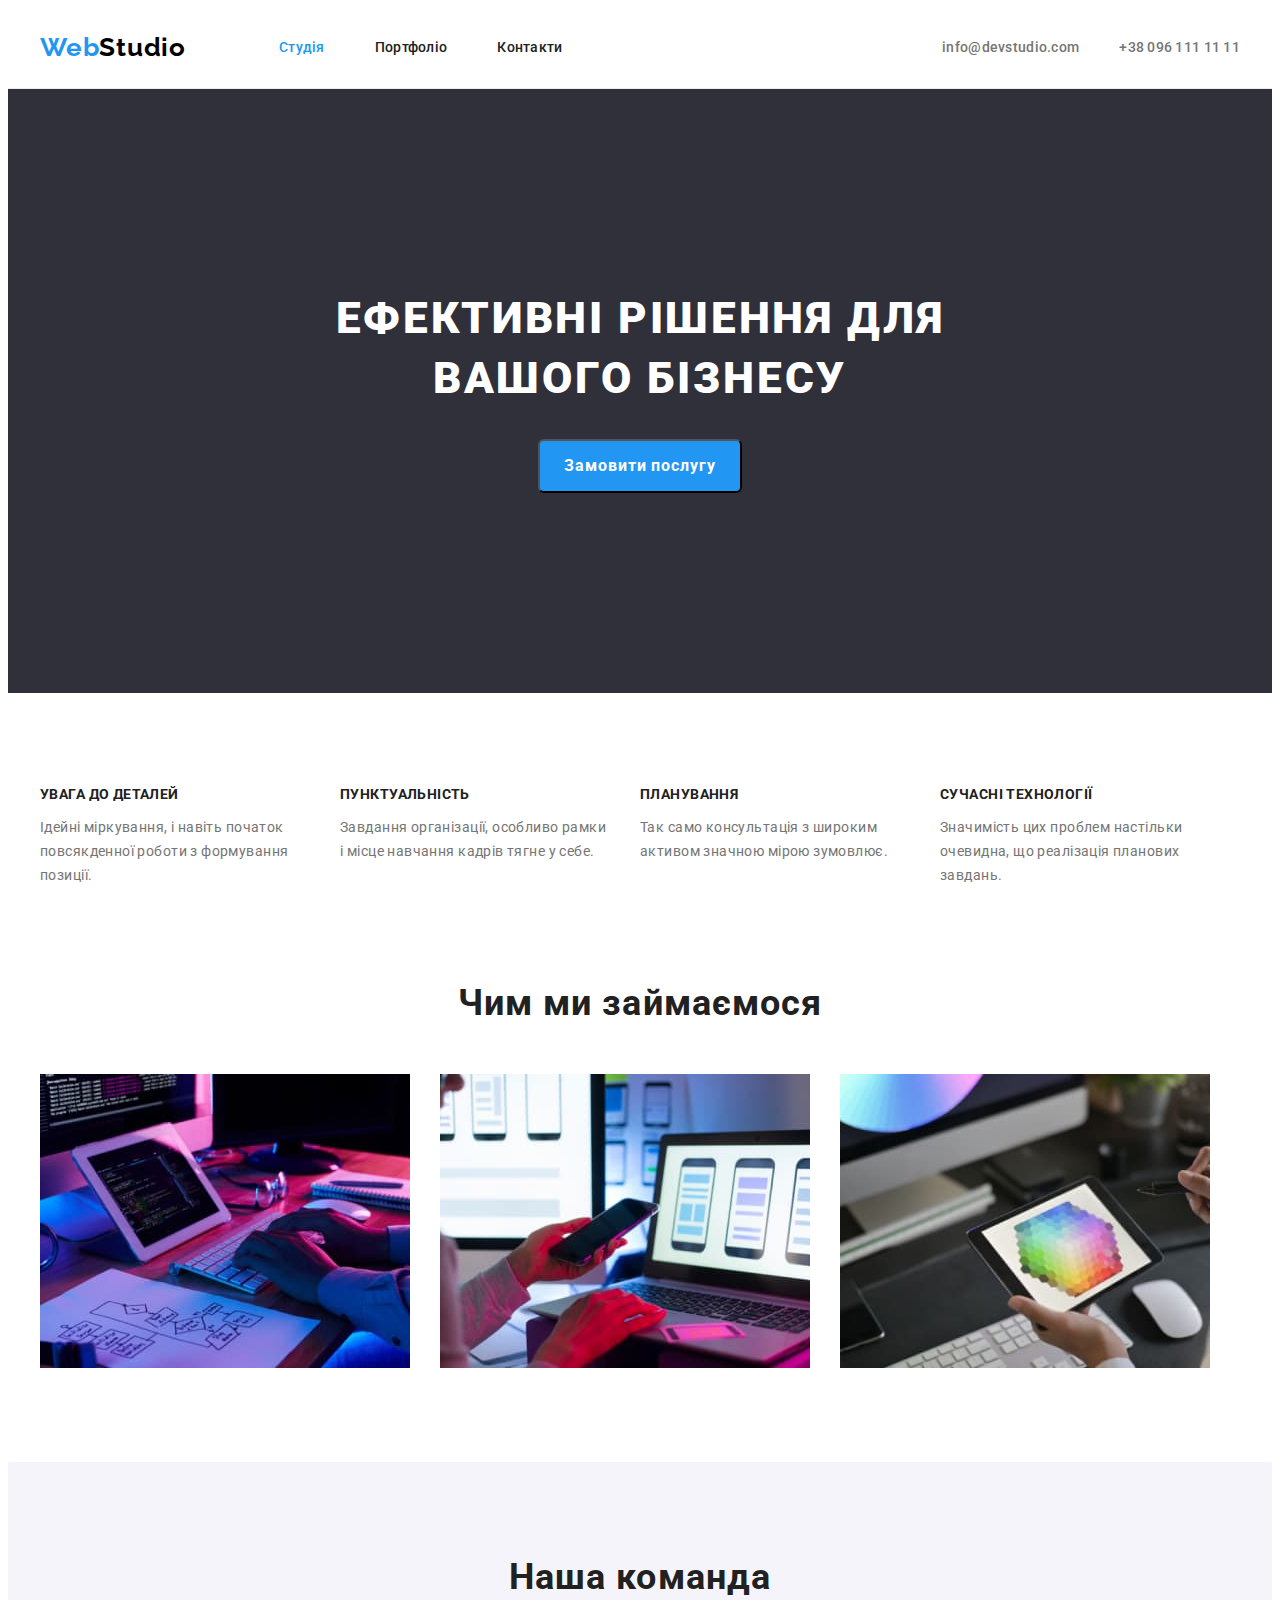
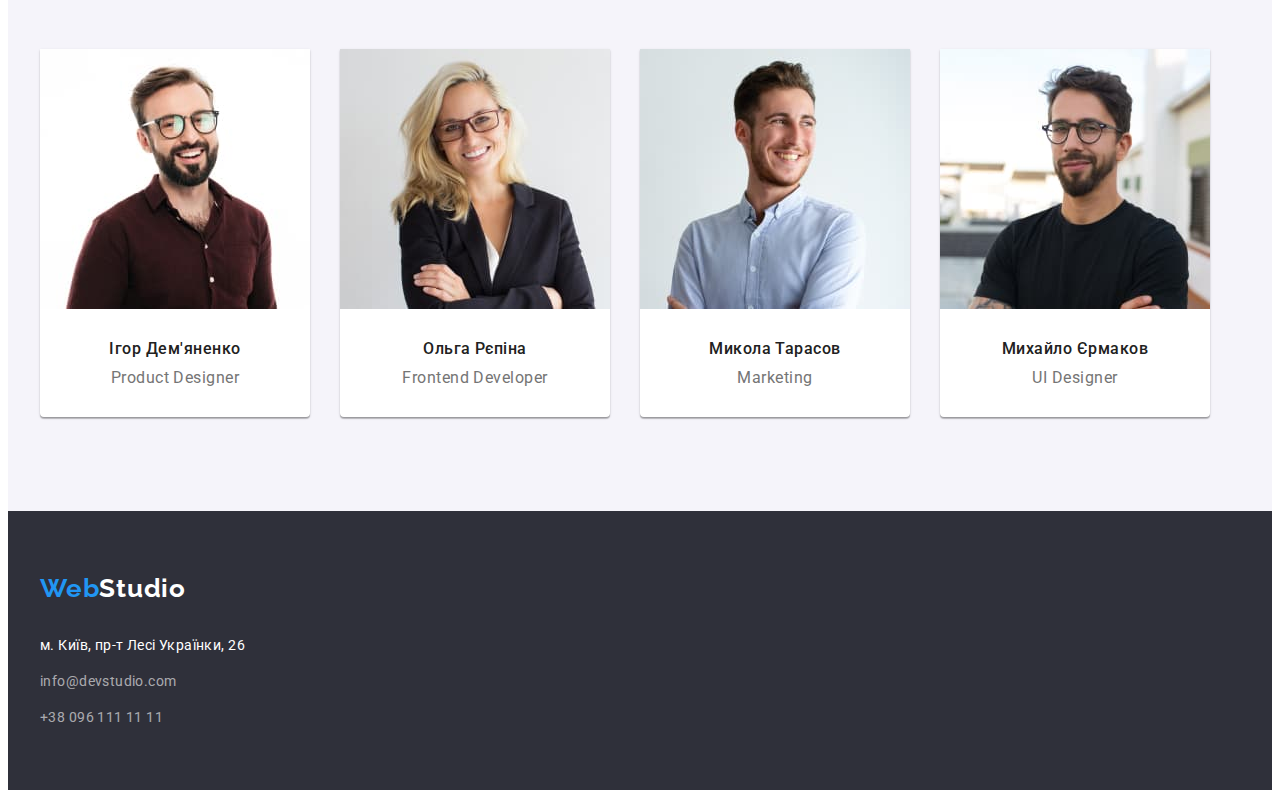
<file: index.html>
<!DOCTYPE html>
<html lang="uk">
<head>
    <meta charset="UTF-8">
    <meta name="viewport" content="width=device-width, initial-scale=1.0">
    <title>Document</title>
    <link rel="preconnect" href="https://fonts.googleapis.com">
    <link rel="preconnect" href="https://fonts.gstatic.com" crossorigin>
    <link href="https://fonts.googleapis.com/css2?family=Raleway:wght@700&family=Roboto:wght@400;500;700;900&display=swap" rel="stylesheet">
    <link rel="stylesheet" href="https://cdnjs.cloudflare.com/ajax/libs/modern-normalize/2.0.0/modern-normalize.min.css" integrity="sha512-4xo8blKMVCiXpTaLzQSLSw3KFOVPWhm/TRtuPVc4WG6kUgjH6J03IBuG7JZPkcWMxJ5huwaBpOpnwYElP/m6wg==" crossorigin="anonymous" referrerpolicy="no-referrer"/>
    <link rel="stylesheet" href="./css/styles.css">
</head>
<body>
<!--Header-->
    <header class="header">
        <div class="container header-flex">
            <a class="logo link" href="./index.html">Web<span class="header-logo">Studio</span></a>
        <nav class="nav">
            <ul class="nav-list list">
                <li class="header-item"><a class="nav-link link current" href="./index.html">Студія</a></li>
                <li class="header-item"><a class="nav-link link" href="./portfolio.html">Портфоліо</a></li>
                <li class="header-item"><a class="nav-link link" href="">Контакти</a></li>
            </ul>
        </nav>
        <ul class="contacts-list list">
            <li class="contacts-item"><a class="contacts-link link" href="mailto:info@devstudio.com">info@devstudio.com</a></li>
            <li class="contacts-item"><a class="contacts-link link" href="tel:+380961111111">+38 096 111 11 11</a></li>
        </ul>
        </div>
    </header>
    <main class="main">
<!--Hero-->
        <section class="hero">
            <div class="container">
            <h1 class="hero-title">ЕФЕКТИВНІ РІШЕННЯ ДЛЯ ВАШОГО БІЗНЕСУ</h1>
            <button class="hero-btn" type="button">Замовити послугу</button>
            </div>
        </section>
<!--Features-->
        <section class="features section">
            <div class="container">
                <h2 class="features-title visually-hidden">ПЕРЕВАГИ</h2>
                <ul class="features-list list features-flex">
                    <li class="features-item">
                        <h3 class="features-item-title">УВАГА ДО ДЕТАЛЕЙ</h3>
                        <p class="features-item-description">Ідейні міркування, і навіть початок повсякденної роботи з формування позиції.</p>
                    </li>
                    <li class="features-item">
                        <h3 class="features-item-title">ПУНКТУАЛЬНІСТЬ</h3>
                        <p class="features-item-description">Завдання організації, особливо рамки і місце навчання кадрів тягне у себе.</p>
                    </li>
                    <li class="features-item">
                        <h3 class="features-item-title">ПЛАНУВАННЯ</h3>
                        <p class="features-item-description">Так само консультація з широким активом значною мірою зумовлює.</p>
                    </li>
                    <li class="features-item">
                        <h3 class="features-item-title">СУЧАСНІ ТЕХНОЛОГІЇ</h3>
                        <p class="features-item-description">Значимість цих проблем настільки очевидна, що реалізація планових завдань.</p>
                    </li>
                </ul>
            </div>
        </section>
<!--Ourwork-->
        <section class="ourwork">
            <div class="container">
            <h2 class="ourwork-title">Чим ми займаємося</h2>
            <ul class="ourwork-list list">
                <li class="ourwork-item"><img class="ourwork-img" src="./images/box-1.jpg" alt="розробка сайтів" width="370" height="294"></li>
                <li class="ourwork-item"><img class="ourwork-img" src="./images/box-2.jpg" alt="розробка додатків" width="370" height="294"></li>
                <li class="ourwork-item"><img class="ourwork-img" src="./images/box-3.jpg" alt="послуги дизайнера" width="370" height="294"></li>
            </ul>
            </div>
        </section>
<!--Team-->
        <section class="team section">
            <div class="container">
            <h2 class="team-title">Наша команда</h2>
            <ul class="team-list list team-flex">
                <li class="team-item">
                    <img class="team-img" src="images/spec-1.jpg" alt="Product Designer" width="270" height="260">
                    <div class="team-discription">
                        <h3 class="specialist">Ігор Дем'яненко</h3>
                        <p class="position">Product Designer</p>
                    </div>
                </li>
                <li class="team-item">
                    <img class="team-img" src="images/spec-2.jpg" alt="Frontend Developer" width="270" height="260">
                    <div class="team-discription">
                        <h3 class="specialist">Ольга Рєпіна</h3>
                        <p class="position">Frontend Developer</p>
                    </div>
                </li>
                <li class="team-item">
                    <img class="team-img" src="images/spec-3.jpg" alt="Marketing" width="270" height="260">
                    <div class="team-discription">
                        <h3 class="specialist">Микола Тарасов</h3>
                        <p class="position">Marketing</p>
                    </div>
                </li>
                <li class="team-item">
                    <img class="team-img" src="images/spec-4.jpg" alt="UI Designer" width="270" height="260">
                    <div class="team-discription">
                        <h3 class="specialist">Михайло Єрмаков</h3>
                        <p class="position">UI Designer</p>
                    </div>
                </li>
            </ul>
            </div>
        </section>
    </main>
<!--Footer-->
    <footer class="footer">
        <div class="container">
        <a class="logo link" href="./index.html">Web<span class="footer-logo">Studio</span></a>
        <address class="address">
            <ul class="address-list list">
                <li class="address-item"><a class="address-link link white" href="https://maps.app.goo.gl/v4ypFMoWeBiSKtRn6" target="_blank"  rel="noreferrer noopener">м. Київ, пр-т Лесі Українки, 26</a></li>
                <li class="address-item"><a class="address-link link" href="mailto:info@devstudio.com">info@devstudio.com</a></li>
                <li class="address-item"><a class="address-link link" href="tel:+380961111111">+38 096 111 11 11</a></li>
            </ul>
        </address>
        </div>
    </footer>
</body>
</html
</file>
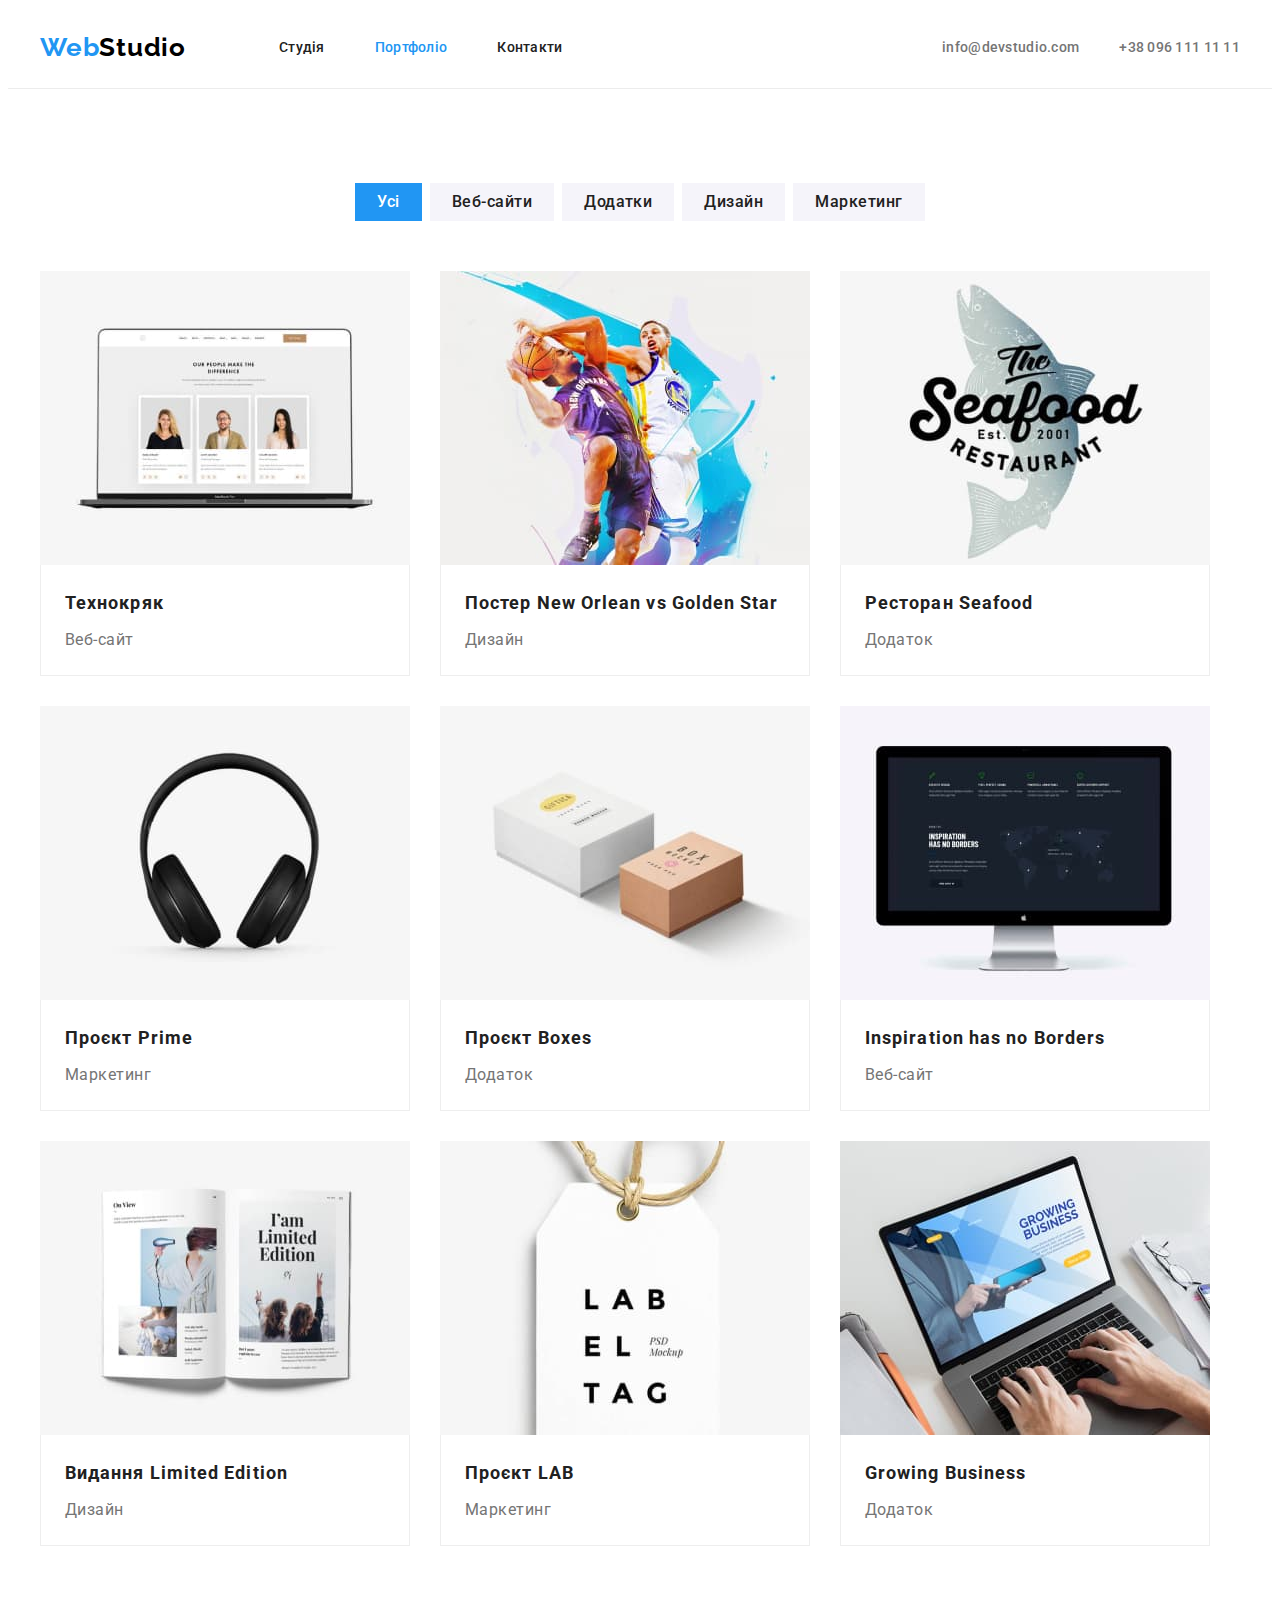
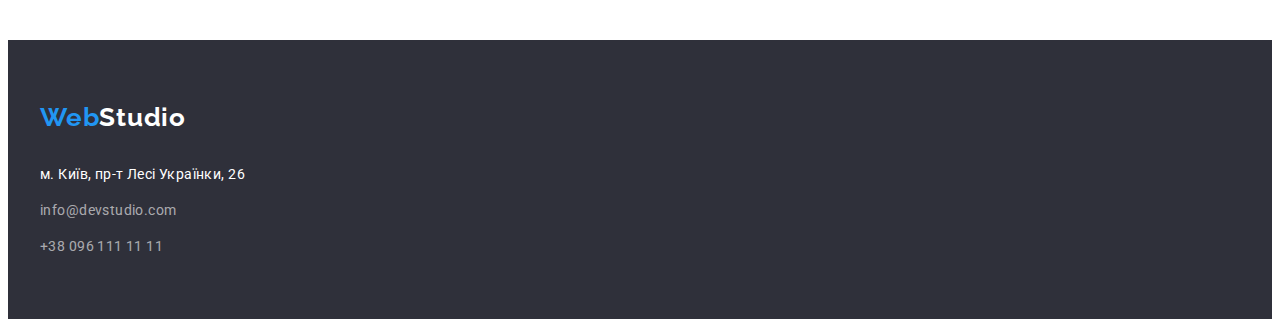
<file: portfolio.html>
<!DOCTYPE html>
<html lang="uk">
<head>
    <meta charset="UTF-8">
    <meta name="viewport" content="width=device-width, initial-scale=1.0">
    <title>Document</title>
    <link rel="preconnect" href="https://fonts.googleapis.com">
    <link rel="preconnect" href="https://fonts.gstatic.com" crossorigin>
    <link href="https://fonts.googleapis.com/css2?family=Raleway:wght@700&family=Roboto:wght@400;500;700;900&display=swap" rel="stylesheet">
    <link rel="stylesheet" href="https://cdnjs.cloudflare.com/ajax/libs/modern-normalize/2.0.0/modern-normalize.min.css" integrity="sha512-4xo8blKMVCiXpTaLzQSLSw3KFOVPWhm/TRtuPVc4WG6kUgjH6J03IBuG7JZPkcWMxJ5huwaBpOpnwYElP/m6wg==" crossorigin="anonymous" referrerpolicy="no-referrer"/>
    <link rel="stylesheet" href="./css/styles.css">
</head>
<body>
<!--Header-->
    <header class="header">
        <div class="container header-flex">
            <a class="logo link" href="./index.html">Web<span class="header-logo">Studio</span></a>
        <nav class="nav">
            <ul class="nav-list list">
                <li class="header-item"><a class="nav-link link" href="./index.html">Студія</a></li>
                <li class="header-item"><a class="nav-link link current" href="./portfolio.html">Портфоліо</a></li>
                <li class="header-item"><a class="nav-link link" href="">Контакти</a></li>
            </ul>
        </nav>
        <ul class="contacts-list list">
            <li class="contacts-item"><a class="contacts-link link" href="mailto:info@devstudio.com">info@devstudio.com</a></li>
            <li class="contacts-item"><a class="contacts-link link" href="tel:+380961111111">+38 096 111 11 11</a></li>
        </ul>
        </div>
    </header>
    <main class="main">
        <section class="portfolio section">
           <div class="container">
            <h2 class="portfolio-title visually-hidden">ПОРТФОЛІО</h2>
            <ul class="portfolio-list list">
                <li class="portfolio-item"><button class="portfolio-btn active" type="button">Усі</button></li>
                <li class="portfolio-item"><button class="portfolio-btn" type="button">Веб-сайти</button></li>
                <li class="portfolio-item"><button class="portfolio-btn" type="button">Додатки</button></li>
                <li class="portfolio-item"><button class="portfolio-btn" type="button">Дизайн</button></li>
                <li class="portfolio-item"><button class="portfolio-btn" type="button">Маркетинг</button></li>
            </ul>
            <ul class="projects-list list">
                <li class="project-item">
                    <a class="link" href="">
                        <img class="portfolio-img" src="images/project-1.jpg" alt="Веб-сайт" width="370" height="294">
                        <div class="project-discription">
                            <h3 class="project-title">Технокряк</h3>
                            <p class="product">Веб-сайт</p>
                        </div>
                    </a>
                </li>
                <li class="project-item">
                    <a class="link" href="">
                        <img class="portfolio-img" src="images/project-2.jpg" alt="Дизайн" width="370" height="294">
                        <div class="project-discription">
                            <h3 class="project-title">Постер New Orlean vs Golden Star</h3>
                            <p class="product">Дизайн</p>
                        </div>
                    </a>
                </li>
                <li class="project-item">
                    <a class="link" href="">
                        <img class="portfolio-img" src="images/project-3.jpg" alt="Додаток" width="370" height="294">
                        <div class="project-discription">
                            <h3 class="project-title">Ресторан Seafood</h3>
                            <p class="product">Додаток</p>
                        </div>
                    </a>
                </li>
                <li class="project-item">
                    <a class="link" href="">
                        <img class="portfolio-img" src="images/project-4.jpg" alt="Маркетинг" width="370" height="294">
                        <div class="project-discription">
                            <h3 class="project-title">Проєкт Prime</h3>
                            <p class="product">Маркетинг</p>
                        </div>
                    </a>
                </li>
                <li class="project-item">
                    <a class="link" href="">
                        <img class="portfolio-img" src="images/project-5.jpg" alt="Додаток" width="370" height="294">
                        <div class="project-discription">
                            <h3 class="project-title">Проєкт Boxes</h3>
                            <p class="product">Додаток</p>
                        </div>
                    </a>
                </li>
                <li class="project-item">
                    <a class="link" href="">
                        <img class="portfolio-img" src="images/project-6.jpg" alt="Веб-сайт" width="370" height="294">
                        <div class="project-discription">
                            <h3 class="project-title">Inspiration has no Borders</h3>
                            <p class="product">Веб-сайт</p>
                        </div>
                    </a>
                </li>
                <li class="project-item">
                    <a class="link" href="">
                        <img class="portfolio-img" src="images/project-7.jpg" alt="Дизайн" width="370" height="294">
                        <div class="project-discription">
                            <h3 class="project-title">Видання Limited Edition</h3>
                            <p class="product">Дизайн</p>
                        </div>
                    </a>
                </li>
                <li class="project-item">
                    <a class="link" href=""></a>
                        <img class="portfolio-img" src="images/project-8.jpg" alt="Маркетинг" width="370" height="294">
                        <div class="project-discription">
                            <h3 class="project-title">Проєкт LAB</h3>
                            <p class="product">Маркетинг</p>
                        </div>
                    </a>
                </li>
                <li class="project-item">
                    <a class="link" href=""></a>
                        <img class="portfolio-img" src="images/project-9.jpg" alt="Додаток" width="370" height="294">
                        <div class="project-discription">
                            <h3 class="project-title">Growing Business</h3>
                            <p class="product">Додаток</p>
                        </div>
                    </a>
                </li>
            </ul>
           </div>
        </section>
    </main>
<!--Footer-->
    <footer class="footer">
        <div class="container">
            <a class="logo link" href="./index.html">Web<span class="footer-logo">Studio</span></a>
        <address class="address">
            <ul class="address-list list">
                <li class="address-item"><a class="address-link link white" href="https://maps.app.goo.gl/v4ypFMoWeBiSKtRn6" target="_blank"  rel="noreferrer noopener">м. Київ, пр-т Лесі Українки, 26</a></li>
                <li class="address-item"><a class="address-link link" href="mailto:info@devstudio.com">info@devstudio.com</a></li>
                <li class="address-item"><a class="address-link link" href="tel:+380961111111">+38 096 111 11 11</a></li>
            </ul>
        </address>
        </div>
    </footer>
</body>
</html
</file>
<file: css/styles.css>
:root {

    --main-font: 'Roboto', sans-serif;
    --secondary-font: 'Raleway', sans-serif;
    --first-title-color: #FFFFFF;
    --secondary-title-color: #212121;
    --text-color: #757575;
    --akcent-color: #2196F3;
    --white-color: #FFFFFF;
    --black-color:#000000;
    --dark-bg-color: #2F303A;
    --white-bg-color: #FFFFFF;
    --grey-bg-color: #F5F4FA;
    --border-grey: #EEEEEE;
    --border-header: #ECECEC;
}

html {
    scroll-behavior: smooth;
}

body {
    font-family: var(--main-font);
}

.container {
    margin-left: auto;
    margin-right: auto;
    width: 1200px;
    padding-left: 15px;
    padding-right: 15px;
}

.section {
    padding: 94px 0;
}
.link {
    text-decoration: none;
    color: currentColor;
}

.list {
    padding: 0;
    margin: 0;
    list-style: none;
}

.header,
.features,
.ourwork {
    background-color: var(--white-bg-color);
}

.header {
    border-bottom: 1px solid var(--border-header);
}

.logo {
    color: var(--akcent-color);
    font-family: var(--secondary-font);
    font-size: 26px;
    font-weight: 700;
    line-height: 1.38;
    letter-spacing: 0.78px;
}

.logo:hover,
.logo:focus {
    
}

.header-logo {
    color: var(--black-color);
}

.nav {
    margin-left: 93px;
}

.nav-list {
    display: flex;
}

.header-item + .header-item {
    margin-left: 50px;
}

.header-item {

}

.header-item:hover {
    color: var(--akcent-color);
}

.nav-link {
    display: block;
    padding-top: 32px;
    padding-bottom: 32px;
    
    color: var(--secondary-title-color);
    font-size: 14px;
    font-weight: 500;
    line-height: 1.14;
    letter-spacing: 0.28px;
}

.nav-link:hover,
.nav-link:focus {
    color: var(--akcent-color);
}

.current {
    color: var(--akcent-color);
}

.contacts-list {
    display: flex;
    margin-left: auto;
}

.contacts-link {
    display: block;
    padding-top: 32px;
    padding-bottom: 32px;
    
    color: var(--text-color);
    font-family: inherit;
    font-size: 14px;
    font-weight: 500;
    line-height: 1.14;
    letter-spacing: 0.28px;
}

.contacts-link:hover,
.contacts-link:focus {
    color: var(--akcent-color);
}

.contacts-item + .contacts-item {
    margin-left: 40px;
}

.header-flex {
    display: flex;
    align-items: center;
}

.hero {
    background-color: var(--dark-bg-color);
    text-align: center;
    padding-top: 200px;
    padding-bottom: 200px;
}

.hero-title {
    margin: 0 auto;
    width: 700px;
    margin-bottom: 30px;
    color: var(--first-title-color);
    font-size: 44px;
    font-weight: 900;
    line-height: 1.36;
    letter-spacing: 2.64px;
    text-transform: uppercase;
}

.test {
    width: 700px;
    margin: 0;
    color: #EEEEEE;
}
.hero-btn {
    display: inline-block;
    color: var(--white-color);
    font-family: inherit;
    background-color: var(--akcent-color);
    font-size: 16px;
    font-weight: 700;
    line-height: 1.87;
    letter-spacing: 0.96px;
    border-radius: 6px;
    padding: 10px 24px;
    min-width: 200px;
    cursor: pointer;
}

.hero-btn:hover,
.hero-btn:focus {
    color: var(--akcent-color);
    background-color: var(--white-bg-color);
}

.features-flex {
    display: flex;
}

.visually-hidden {
    position: absolute;
    width: 1px;
    height: 1px;
    margin: -1px;
    border: 0;
    padding: 0;
    
    white-space: nowrap;
    clip-path: inset(100%);
    clip: rect(0 0 0 0);
    overflow: hidden;
  }

.features-item {
    width: 270px;
  }

.features-item + .features-item {
    margin-left: 30px;
 }
 
.features-item-title {
    color: var(--secondary-title-color);
    margin-top: 0;
    margin-bottom: 100;
    font-size: 14px;
    font-style: normal;
    line-height: 1.14;
    letter-spacing: 0.42px;
    text-transform: uppercase;
}

.features-item-description {
    margin: 0;
    color: var(--text-color);
    font-size: 14px;
    font-weight: 400;
    line-height: 1.71;
    letter-spacing: 0.42px;
}

.ourwork {
    padding-bottom: 94px;
}

.ourwork-title {
    margin: 0;
    margin-bottom: 50px;
    color: var(--secondary-title-color);
    text-align: center;
    font-size: 36px;
    font-weight: 700;
    line-height: 1.17;
    letter-spacing: 1.08px;
}

.ourwork-list {
    display: flex;
}

.ourwork-img {
    display: block;
}

.ourwork-item + .ourwork-item {
    margin-left: 30px;
}

.team {
    background-color: var(--grey-bg-color);
}

.team-flex {
    display: flex;
}

.team-item {
    background-color: var(--white-bg-color);
    border-radius: 0px 0px 4px 4px;
    box-shadow: 0px 2px 1px 0px rgba(0, 0, 0, 0.20), 0px 1px 1px 0px rgba(0, 0, 0, 0.14), 0px 1px 3px 0px rgba(0, 0, 0, 0.12);
}

.team-item + .team-item {
    margin-left: 30px;
}

.team-title {
    margin: 0;
    margin-bottom: 50px;
    color: var(--secondary-title-color);
    text-align: center;
    font-size: 36px;
    font-weight: 700;
    line-height: 1.17;
    letter-spacing: 1.08px;
}

.team-img {
    display: block;
}

.team-discription {
    padding-top: 30px;
    padding-bottom: 30px;
}

.specialist {
    margin-top: 0;
    margin-bottom: 10px;
    color: var(--secondary-title-color);
    text-align: center;
    font-size: 16px;
    font-weight: 500;
    line-height: 1.19;
    letter-spacing: 0.48px;
}

.position {
    margin: 0;
    color: var(--text-color);
    text-align: center;
    font-size: 16px;
    font-weight: 400;
    line-height: 1.19;
    letter-spacing: 0.48px;
}

.footer {
    background-color: var(--dark-bg-color);
    padding-top: 60px;
    padding-bottom: 60px;
}

.footer-logo {
    color: var(--white-color);
}

.address {
    margin-top: 28px;
}

.address-link {
    color: rgba(255, 255, 255, 0.60);
    font-size: 14px;
    font-style: normal;
    line-height: 1.71;
    letter-spacing: 0.42px;
}

.address-item + .address-item {
    margin-top: 12px;
}

.white {
    color: var(--white-color);
}

.portfolio-btn {
    padding: 6px 22px;
    color: var(--secondary-title-color);
    background-color: var(--grey-bg-color);
    text-align: center;
    font-family: Roboto;
    font-family: inherit;
    font-size: 16px;
    font-style: normal;
    font-weight: 500;
    line-height: 1.62;
    letter-spacing: 0.48px;
    cursor: pointer;
    border: none;
}

.active {
    color: var(--white-color);
    background-color: var(--akcent-color);  
}

.portfolio-list {
    display: flex;
    justify-content: center;
    margin-bottom: 50px;
}

.portfolio-item + .portfolio-item {
    margin-left: 8px;
}

.portfolio-btn:hover,
.portfolio-btn:focus {
    color: var(--white-color);
    background-color: var(--akcent-color);
}

.projects-list {
    display: flex;
    flex-wrap: wrap;
    gap: 30px;
}

.portfolio-img {
    display: block;
    margin-top: 0;
}

.project-discription {
    padding: 20px 24px;
    border-right: 1px solid var(--border-grey);
    border-bottom: 1px solid var(--border-grey);
    border-left: 1px solid var(--border-grey);
}

.project-title {
    margin-top: 0;
    margin-bottom: 4px;
    color: var(--secondary-title-color);
    font-size: 18px;
    font-weight: 700;
    line-height: 2;
    letter-spacing: 1.08px;
}

.product {
    margin: 0;
    padding: 0;
    color: var(--text-color);
    font-size: 16px;
    font-weight: 400;
    line-height: 1.87;
    letter-spacing: 0.48px;
}
</file>
